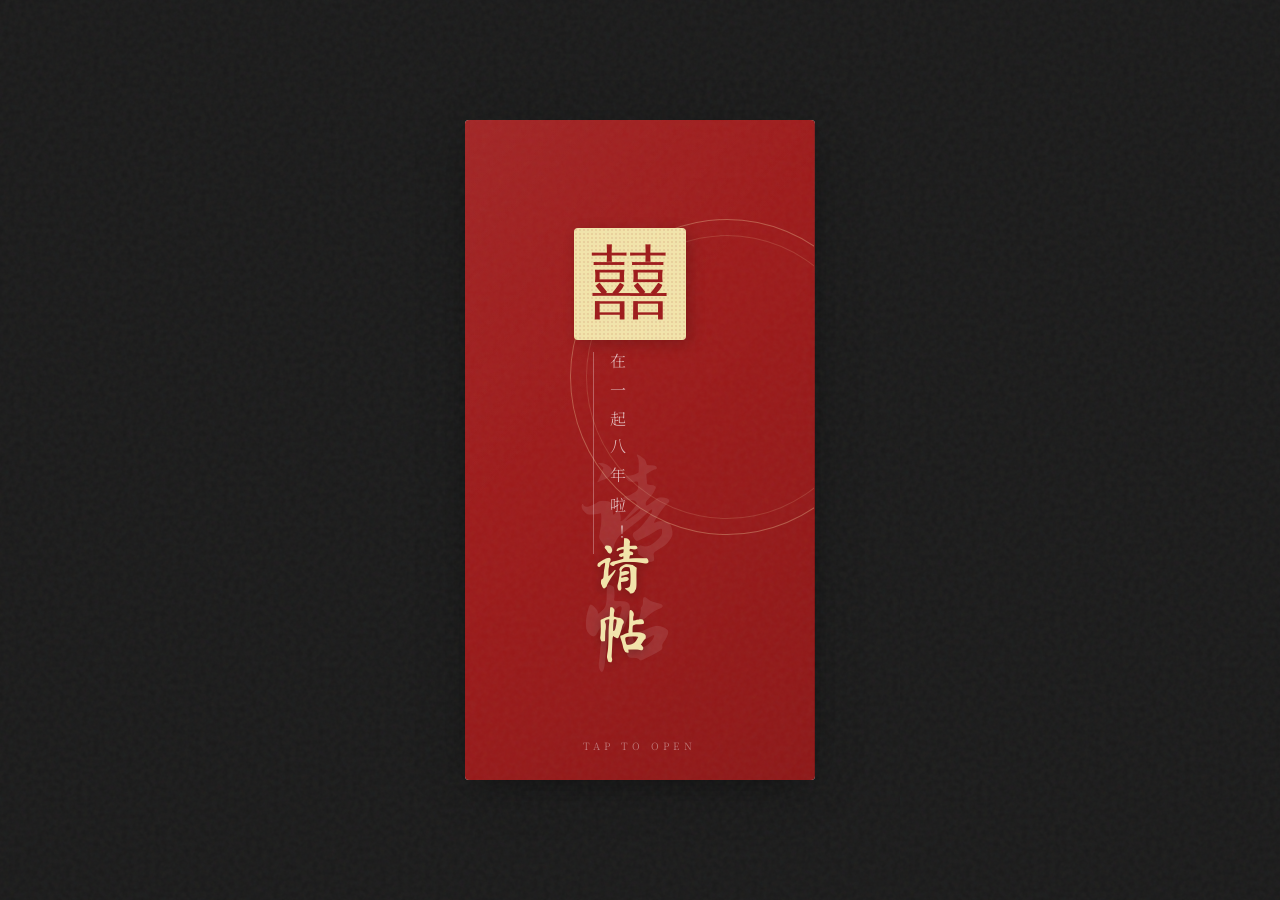
<file: 请柬.html>
<!DOCTYPE html>
<html lang="zh-CN">
<head>
    <meta charset="UTF-8">
    <meta name="viewport" content="width=device-width, initial-scale=1.0, maximum-scale=1.0, user-scalable=no">
    <title>八年之约·致臻邀请</title>
    <link rel="preconnect" href="https://fonts.googleapis.com">
    <link rel="preconnect" href="https://fonts.gstatic.com" crossorigin>
    <link href="https://fonts.googleapis.com/css2?family=Ma+Shan+Zheng&family=Noto+Serif+SC:wght@300;600&family=Zhi+Mang+Xing&display=swap" rel="stylesheet">
    <style>
        :root {
            --bg-color: #1a1a1a;
            --card-red: #9e1a1a; /* 胭脂红 */
            --card-paper: #f0ebe5; /* 暖灰纸 */
            --gold: #d4af37;
            --gold-light: #f3e5ab;
            --text-dark: #2c2c2c;
        }

        * { margin: 0; padding: 0; box-sizing: border-box; -webkit-tap-highlight-color: transparent; }

        body {
            background-color: var(--bg-color);
            display: flex;
            justify-content: center;
            align-items: center;
            min-height: 100vh;
            min-height: 100dvh;
            font-family: 'Noto Serif SC', serif;
            overflow: hidden;
            perspective: 1800px;
        }

        /* 噪点纹理覆盖 - 增加质感 */
        .noise-overlay {
            position: fixed; top: 0; left: 0; width: 100%; height: 100%;
            background-image: url("data:image/svg+xml,%3Csvg viewBox='0 0 200 200' xmlns='http://www.w3.org/2000/svg'%3E%3Cfilter id='noiseFilter'%3E%3CfeTurbulence type='fractalNoise' baseFrequency='0.8' numOctaves='3' stitchTiles='stitch'/%3E%3C/filter%3E%3Crect width='100%25' height='100%25' filter='url(%23noiseFilter)' opacity='0.05'/%3E%3C/svg%3E");
            pointer-events: none; z-index: 9999;
        }

        /* 主容器 */
        .card-container {
            position: relative;
            width: 86vw;
            max-width: 350px;
            height: 78vh;
            max-height: 660px;
            transform-style: preserve-3d;
            transition: transform 1s cubic-bezier(0.19, 1, 0.22, 1);
            cursor: pointer;
        }
        
        .card-container.open {
            transform: translateX(15%) rotateY(-5deg); /* 微微倾斜更有3D感 */
        }

        /* 通用阴影 */
        .shadow-soft { box-shadow: 0 10px 40px -10px rgba(0,0,0,0.5); }

        /* ==================== 封面 (Cover) ==================== */
        .cover-page {
            position: absolute;
            top: 0; left: 0; width: 100%; height: 100%;
            background-color: var(--card-red);
            /* 细微的渐变光泽 */
            background-image: linear-gradient(135deg, rgba(255,255,255,0.05) 0%, transparent 40%, rgba(0,0,0,0.1) 100%);
            border-radius: 4px;
            z-index: 100;
            transform-origin: left center;
            transition: transform 1.2s cubic-bezier(0.645, 0.045, 0.355, 1);
            display: flex;
            flex-direction: column;
            overflow: hidden;
            border-right: 1px solid rgba(0,0,0,0.2);
        }

        .card-container.open .cover-page {
            transform: rotateY(-140deg);
            box-shadow: -5px 5px 20px rgba(0,0,0,0.2);
        }

        /* 封面设计元素 */
        
        /* 1. 金色线条装饰 (Golden Circle Line) */
        .circle-line {
            position: absolute;
            top: 15%; right: -20%;
            width: 90%; padding-bottom: 90%; /* 保持圆形 */
            border: 1px solid rgba(255, 236, 179, 0.3);
            border-radius: 50%;
        }
        .circle-line::after {
            content: ''; position: absolute; top: 15px; left: 15px; right: 15px; bottom: 15px;
            border: 1px solid rgba(255, 236, 179, 0.15); border-radius: 50%;
        }

        /* 2. 囍字 (印章风格) */
        .xi-seal {
            position: absolute;
            top: 12vh;
            right: 10vw;
            font-family: 'Ma Shan Zheng', cursive;
            font-size: clamp(60px, 12vh, 80px);
            color: var(--card-red);
            background: var(--gold-light);
            width: 1.4em; height: 1.4em;
            display: flex; justify-content: center; align-items: center;
            border-radius: 4px;
            box-shadow: 4px 4px 15px rgba(0,0,0,0.2);
            z-index: 10;
        }
        /* 囍字做旧纹理 */
        .xi-seal::before {
            content: ''; position: absolute; top:0; left:0; width:100%; height:100%;
            background-image: radial-gradient(rgba(158, 26, 26, 0.2) 1px, transparent 1px);
            background-size: 4px 4px; opacity: 0.5;
        }

        /* 3. 主标题 "请帖" (极致的大) */
        .title-main {
            position: absolute;
            bottom: 10vh;
            left: 8vw;
            font-family: 'Zhi Mang Xing', cursive;
            font-size: clamp(80px, 18vw, 120px);
            line-height: 1;
            color: rgba(255,255,255,0.1); /* 隐约的底纹感 */
            writing-mode: vertical-rl;
            pointer-events: none;
        }
        /* 叠加一层清晰的金色 */
        .title-main-overlay {
            position: absolute;
            bottom: 12vh;
            left: 10vw;
            font-family: 'Ma Shan Zheng', cursive;
            font-size: clamp(40px, 10vw, 60px);
            color: var(--gold-light);
            writing-mode: vertical-rl;
            text-orientation: upright;
            letter-spacing: 1vh;
            text-shadow: 0 2px 10px rgba(0,0,0,0.3);
            z-index: 5;
        }

        /* 4. 八年文案 (极细字体，雅致) */
        .side-text-col {
            position: absolute;
            top: 15vh;
            left: 10vw;
            height: 60%;
            display: flex;
            align-items: center;
            z-index: 5;
        }
        .side-text {
            writing-mode: vertical-rl;
            text-orientation: upright;
            font-family: 'Noto Serif SC', serif;
            font-weight: 300; /* 细体 */
            font-size: clamp(14px, 3.5vw, 16px);
            color: rgba(255, 255, 255, 0.7);
            letter-spacing: 0.8em;
            white-space: nowrap;
            border-left: 1px solid rgba(255,255,255,0.3);
            padding-left: 12px;
        }
        
        .hint {
            position: absolute; bottom: 3vh; width: 100%; text-align: center;
            font-size: 10px; letter-spacing: 4px; color: rgba(255,255,255,0.4);
            text-transform: uppercase;
        }

        /* ==================== 内页 (Inside) ==================== */
        .inside-page {
            position: absolute; top: 0; left: 0; width: 100%; height: 100%;
            background-color: var(--card-paper);
            border-radius: 4px;
            padding: 20px;
            display: flex; flex-direction: column;
            color: var(--text-dark);
            box-shadow: inset 0 0 40px rgba(0,0,0,0.05); /* 纸张内凹感 */
        }

        /* 内页边框 - 双线风格 */
        .inner-frame {
            border: 3px double var(--card-red);
            height: 100%; width: 100%;
            padding: 20px 15px;
            display: flex; flex-direction: column; align-items: center;
            position: relative;
        }
        
        /* 装饰角 */
        .corner-deco {
            position: absolute; width: 20px; height: 20px;
            border: 2px solid var(--card-red); transition: all 0.3s;
        }
        .c-tl { top: -2px; left: -2px; border-right: none; border-bottom: none; }
        .c-tr { top: -2px; right: -2px; border-left: none; border-bottom: none; }
        .c-bl { bottom: -2px; left: -2px; border-right: none; border-top: none; }
        .c-br { bottom: -2px; right: -2px; border-left: none; border-top: none; }

        .header-xi {
            font-family: 'Ma Shan Zheng'; font-size: 24px; color: var(--card-red); margin-bottom: 2vh;
            opacity: 0.8; letter-spacing: 2px;
        }

        .main-message {
            font-family: 'Zhi Mang Xing', cursive;
            font-size: clamp(28px, 8vw, 36px);
            color: #2c2c2c;
            line-height: 1.3;
            text-align: center;
            margin-bottom: 3vh;
        }

        .content-block {
            width: 100%;
            text-align: center;
            font-size: clamp(15px, 4vw, 17px);
            line-height: 1.8;
            font-weight: 600;
            margin-bottom: 3vh;
            color: #555;
        }
        
        /* Steam 风格化 */
        .steam-text {
            display: inline-block;
            border-bottom: 2px solid #171a21;
            color: #171a21;
            font-weight: 900;
            font-family: sans-serif;
            padding: 0 4px;
        }

        /* 信息票据卡 */
        .ticket-info {
            background: #fff;
            width: 100%;
            border: 1px dashed #ccc;
            padding: 15px;
            border-radius: 4px;
            position: relative;
        }
        /* 票据左右的半圆缺口 */
        .ticket-info::before, .ticket-info::after {
            content: ''; position: absolute; top: 50%; width: 12px; height: 12px;
            background: var(--card-paper); border-radius: 50%; transform: translateY(-50%);
        }
        .ticket-info::before { left: -6px; border-right: 1px solid #ccc; }
        .ticket-info::after { right: -6px; border-left: 1px solid #ccc; }

        .info-row {
            display: flex; margin-bottom: 8px; font-size: 14px; text-align: left;
        }
        .label { color: var(--card-red); font-weight: bold; width: 3em; flex-shrink: 0; }
        .val { color: #333; }

        .footer-stamp {
            margin-top: auto;
            width: 80px; height: 80px;
            border: 2px solid var(--card-red);
            color: var(--card-red);
            display: flex; justify-content: center; align-items: center;
            border-radius: 4px;
            font-family: 'Ma Shan Zheng';
            font-size: 18px;
            transform: rotate(-8deg);
            opacity: 0.6;
            mix-blend-mode: multiply;
        }
        
    </style>
</head>
<body>

    <!-- 噪点层 -->
    <div class="noise-overlay"></div>

    <div class="card-container shadow-soft" id="card" onclick="flipCard()">
        
        <!-- 封面：胭脂红 + 几何线条 -->
        <div class="cover-page">
            <!-- 装饰圆环 -->
            <div class="circle-line"></div>

            <!-- 印章风格的囍 -->
            <div class="xi-seal">囍</div>

            <!-- 左侧：竖排八年文案 (极细分割线风格) -->
            <div class="side-text-col">
                <div class="side-text">在一起八年啦！</div>
            </div>

            <!-- 主标题：双层叠加制造立体感 -->
            <div class="title-main">请帖</div> <!-- 巨大背景字 -->
            <div class="title-main-overlay">请帖</div> <!-- 前景金字 -->

            <div class="hint">TAP TO OPEN</div>
        </div>

        <!-- 内页：复古票据风 -->
        <div class="inside-page">
            <div class="inner-frame">
                <div class="corner-deco c-tl"></div>
                <div class="corner-deco c-tr"></div>
                <div class="corner-deco c-bl"></div>
                <div class="corner-deco c-br"></div>

                <div class="header-xi">💝 囍事将近 💝</div>
                
                <div class="main-message">
                    良辰已定<br>
                    <span style="font-size:0.6em; color:#666; font-family:'Noto Serif SC'">—— 邀君共赏 ——</span>
                </div>

                <div class="content-block">
                    <p>敬备 <span class="steam-text">张小狗、王玉米、奶奶酱</span></p>
                    <p>诚邀您出席一起打游戏</p>
                </div>

                <!-- 票据样式的信息栏 -->
                <div class="ticket-info">
                    <div class="info-row">
                        <span class="label">时间</span>
                        <div class="val">
                            2026.01.30 (周五)<br>
                            <span style="font-size:12px; color:#999">乙巳年 腊月十二 19:00</span>
                        </div>
                    </div>
                    <div class="info-row" style="margin-bottom:0">
                        <span class="label">地点</span>
                        <div class="val">
                            微信语音<br>
                            <span style="font-size:12px; color:#999">ID: 不见不散</span>
                        </div>
                    </div>
                </div>

                <div class="footer-stamp">
                    八年<br>之约
                </div>
            </div>
        </div>

    </div>

    <script>
        function flipCard() {
            const card = document.getElementById('card');
            card.classList.toggle('open');
            
            // 简单的触觉反馈 (如果设备支持)
            if(navigator.vibrate) navigator.vibrate(15);
        }
    </script>
</body>
</html>
</file>
